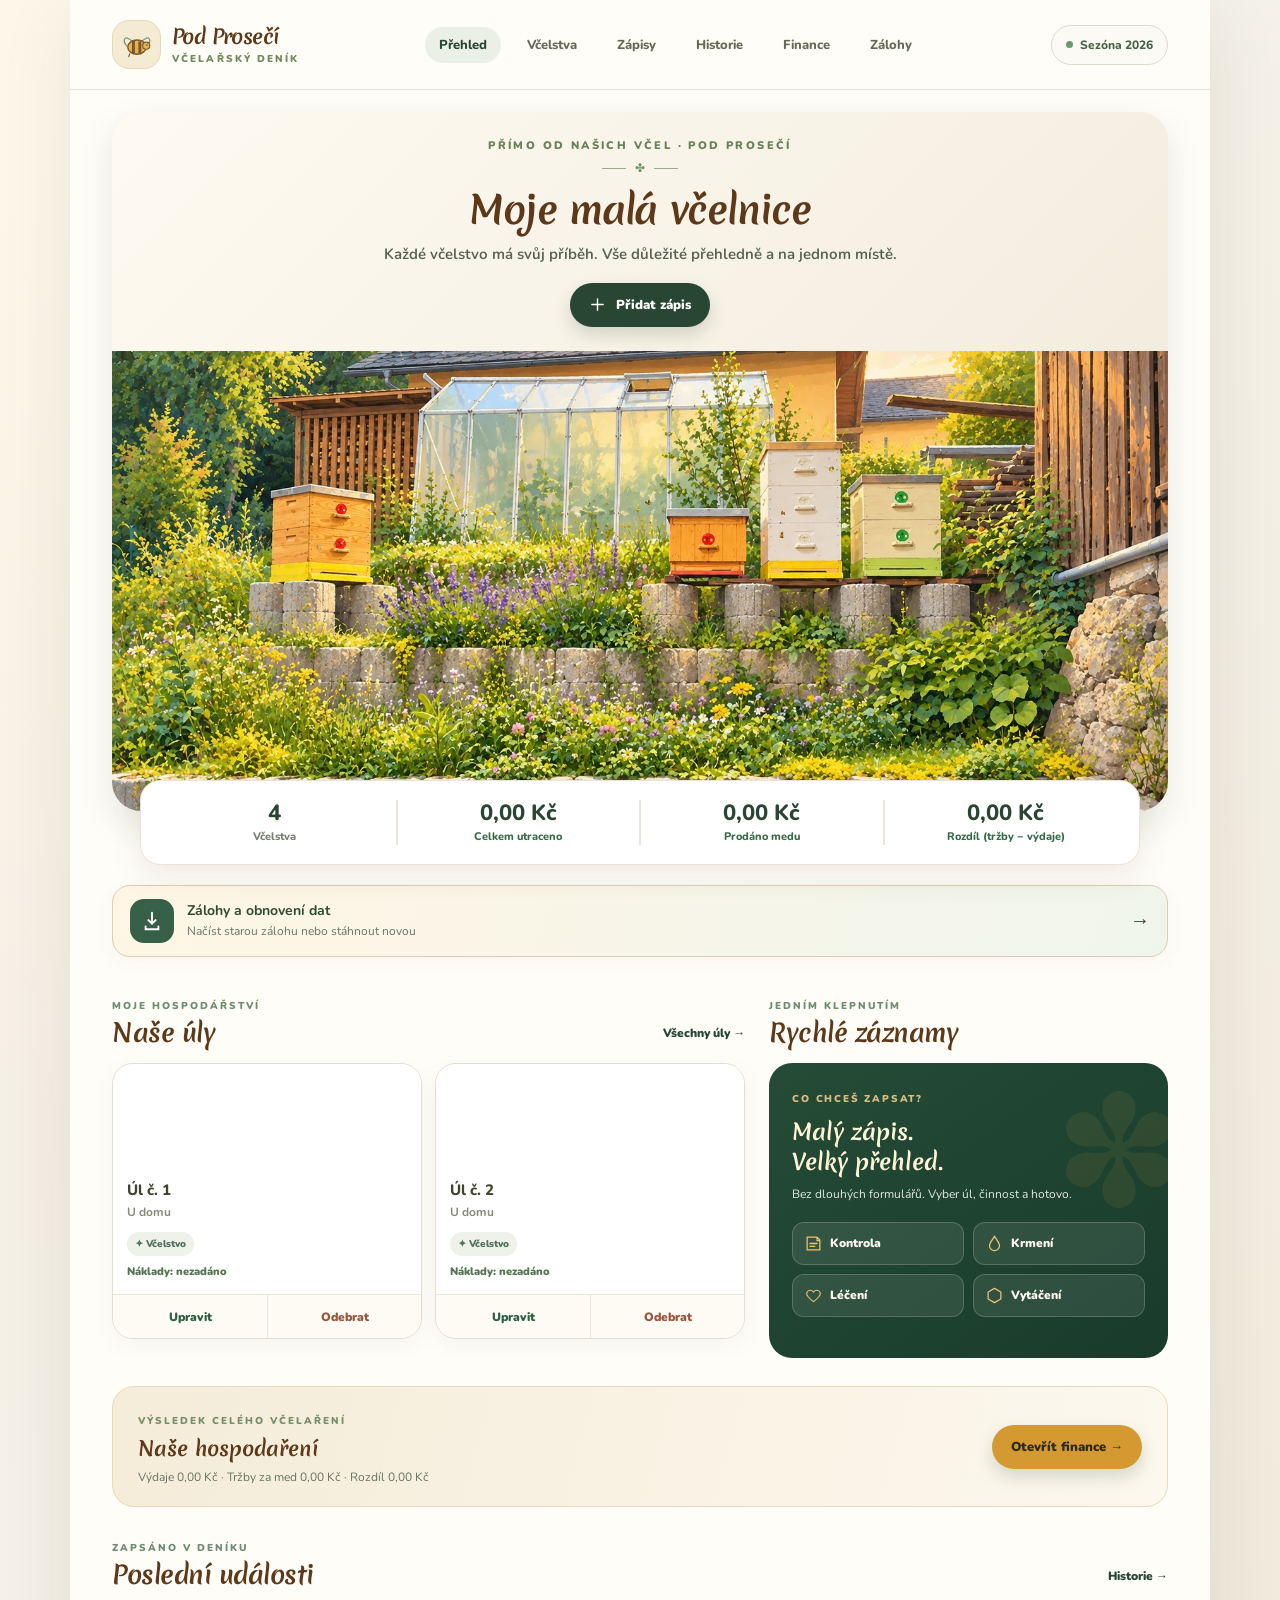
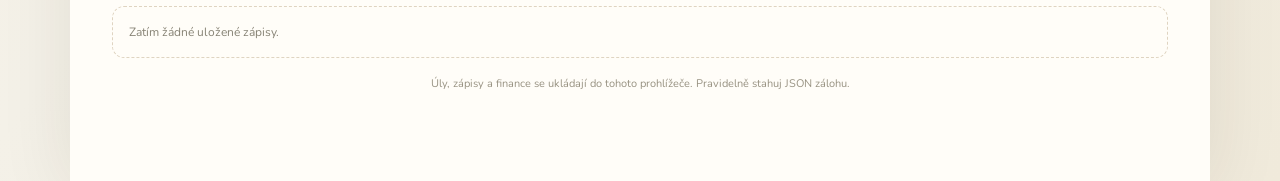
<file: index.html>
<!doctype html>
<html lang="cs">
<head>
<meta charset="utf-8" />
<meta name="viewport" content="width=device-width,initial-scale=1,viewport-fit=cover" />
<meta name="theme-color" content="#294633" />
<meta name="apple-mobile-web-app-capable" content="yes" />
<meta name="apple-mobile-web-app-status-bar-style" content="default" />
<meta name="apple-mobile-web-app-title" content="Včelařský deník" />
<link rel="icon" href="assets/icons/icon.svg" type="image/svg+xml" />
<link rel="icon" href="assets/icons/favicon-32.png" type="image/png" sizes="32x32" />
<link rel="apple-touch-icon" href="assets/icons/apple-touch-icon.png" sizes="180x180" />
<link rel="manifest" href="manifest.webmanifest" />
<title>Včelařský deník • Pod Prosečí</title>
<link href="https://fonts.googleapis.com/css2?family=Merienda:wght@500;600;700&family=Nunito:wght@400;500;600;700;800;900&display=swap&subset=latin-ext" rel="stylesheet">
<link rel="stylesheet" href="css/style.css">
</head>
<body>
<!-- Reusable vector symbols: independent of internet and bundled into this HTML prototype. -->
<svg style="position:absolute;width:0;height:0;overflow:hidden" aria-hidden="true" xmlns="http://www.w3.org/2000/svg">
 <symbol id="i-bee" viewBox="0 0 48 48"><path d="M18 20c-12-13-16-2-7 7M30 20c12-13 16-2 7 7" fill="#eff1dd" stroke="#8b9876" stroke-width="1.8"/><ellipse cx="24" cy="27" rx="13" ry="10" fill="#e4b24f" stroke="#795b2e" stroke-width="2"/><path d="M19 18v18M28 19v17" stroke="#77552f" stroke-width="4"/><circle cx="37" cy="25" r="5" fill="#e4b24f" stroke="#795b2e" stroke-width="1.6"/><circle cx="38" cy="24" r="1" fill="#3d3b2d"/><path d="M14 36l-2 5" stroke="#795b2e" stroke-width="1.5"/></symbol>
 <symbol id="i-hive" viewBox="0 0 150 130"><ellipse cx="74" cy="119" rx="65" ry="8" fill="#445d3e" opacity=".24"/><path d="M25 39L75 14l50 25-9 10H35z" fill="#617654"/><path d="M22 42q53-12 106 0l-8 14H30z" fill="#6f6044"/><path d="M35 51h80l-4 58H39z" fill="#ddae69" stroke="#8c643b" stroke-width="2"/><path d="M39 72h72M40 92h70" stroke="#966a3c" stroke-width="2" opacity=".65"/><path d="M55 52v56M95 52v56" stroke="#f2c88f" stroke-width="3" opacity=".5"/><rect x="62" y="82" width="27" height="10" rx="5" fill="#514633"/><path d="M28 112h96" stroke="#5c4d31" stroke-width="7" stroke-linecap="round"/><path d="M25 110v8M125 110v8" stroke="#52492e" stroke-width="4"/></symbol>
 <symbol id="i-note" viewBox="0 0 24 24"><path d="M7 3h10l4 4v14H3V3h4m10 0v5h4M7 12h10M7 16h7" fill="none" stroke="currentColor" stroke-linecap="round" stroke-linejoin="round" stroke-width="1.8"/></symbol>
 <symbol id="i-plus" viewBox="0 0 24 24"><path d="M12 4v16M4 12h16" stroke="currentColor" stroke-width="2" stroke-linecap="round"/></symbol>
 <symbol id="i-house" viewBox="0 0 24 24"><path d="M3 11 12 4l9 7v9H3zM9 20v-6h6v6" fill="none" stroke="currentColor" stroke-linejoin="round" stroke-width="1.8"/></symbol>
 <symbol id="i-hex" viewBox="0 0 24 24"><path d="m12 2 9 5v10l-9 5-9-5V7z" fill="none" stroke="currentColor" stroke-linejoin="round" stroke-width="1.8"/></symbol>
 <symbol id="i-book" viewBox="0 0 24 24"><path d="M4 4h14a2 2 0 0 1 2 2v15H6a3 3 0 0 1-3-3V5a1 1 0 0 1 1-1zm2 0v17m4-12h6m-6 4h6" fill="none" stroke="currentColor" stroke-linecap="round" stroke-width="1.8"/></symbol>
 <symbol id="i-drop" viewBox="0 0 24 24"><path d="M12 2C9 7 5 11 5 15a7 7 0 0 0 14 0c0-4-4-8-7-13z" fill="none" stroke="currentColor" stroke-width="1.8"/></symbol>
 <symbol id="i-check" viewBox="0 0 24 24"><path d="m4 13 5 5L20 6" fill="none" stroke="currentColor" stroke-linecap="round" stroke-width="2"/></symbol>
 <symbol id="i-heart" viewBox="0 0 24 24"><path d="M20.8 6.7C18 3 13.6 4.5 12 7 10.4 4.5 6 3 3.2 6.7c-3 4.7 3 9.3 8.8 14 5.8-4.7 11.8-9.3 8.8-14z" fill="none" stroke="currentColor" stroke-width="1.5"/></symbol>
</svg>
<div class="app">
<header class="topbar">
 <div class="branding"><div class="brandmark"><svg style="width:34px;height:34px"><use href="#i-bee"/></svg></div><div><div class="brandtitle">Pod Prosečí</div><div class="brandsub">VČELAŘSKÝ DENÍK</div></div></div>
 <div class="toplinks"><button data-page="home" class="active">Přehled</button><button data-page="hives">Včelstva</button><button data-page="record">Zápisy</button><button data-page="history">Historie</button><button data-page="costs">Finance</button><button data-page="backups">Zálohy</button></div>
 <div class="season">Sezóna 2026</div>
</header>
<main>
 <section id="page-home" class="page active">
  <div class="hero">
   <img class="hero-art" src="assets/vcelnice.webp" alt="Kreslený pohled na včelnici se skleníkem a úly" />
   <div class="hero-copy"><div class="eyebrow">Přímo od našich včel · Pod Prosečí</div><div class="decor" style="margin-top:13px">✤</div><h1 class="hero-title"><span>Moje malá</span> <span>včelnice</span></h1><p>Každé včelstvo má svůj příběh. Vše důležité přehledně a na jednom místě.</p><button class="btn" data-action="record"><svg><use href="#i-plus"/></svg> Přidat zápis</button></div>
  </div>
  <div class="stats finance-stats"><div class="stat"><strong id="hive-count-stat">4</strong><small>Včelstva</small></div><button type="button" class="stat stat-action" data-page="costs"><strong id="stats-cost-total">0 Kč</strong><small>Celkem utraceno</small></button><button type="button" class="stat stat-action" data-page="costs"><strong id="stats-sales-total">0 Kč</strong><small>Prodáno medu</small></button><button type="button" class="stat stat-action" data-page="costs"><strong id="stats-net-total">0 Kč</strong><small>Rozdíl (tržby − výdaje)</small></button></div>
  <button class="backup-shortcut" type="button" data-page="backups" aria-label="Otevřít zálohování a obnovení dat">
    <span class="backup-shortcut-icon"><svg viewBox="0 0 24 24" width="22" height="22" aria-hidden="true"><path d="M12 3v12m-4-4 4 4 4-4M5 18v3h14v-3" stroke="currentColor" stroke-width="2" stroke-linecap="round" fill="none"/></svg></span>
    <span><strong>Zálohy a obnovení dat</strong><small>Načíst starou zálohu nebo stáhnout novou</small></span><span class="backup-arrow" aria-hidden="true">→</span>
  </button>
  <div class="homegrid">
   <div><div class="heading"><div><div class="overline">Moje hospodářství</div><h2>Naše úly</h2></div><button class="subtle-link" data-page="hives">Všechny úly →</button></div><div class="hives" id="home-hives"></div></div>
   <div><div class="heading"><div><div class="overline">Jedním klepnutím</div><h2>Rychlé záznamy</h2></div></div><aside class="aside"><small>CO CHCEŠ ZAPSAT?</small><h2>Malý zápis.<br>Velký přehled.</h2><p>Bez dlouhých formulářů. Vyber úl, činnost a hotovo.</p><div class="quickrow"><button data-type="Kontrola"><svg><use href="#i-note"/></svg> Kontrola</button><button data-type="Krmení"><svg><use href="#i-drop"/></svg> Krmení</button><button data-type="Léčení"><svg><use href="#i-heart"/></svg> Léčení</button><button data-type="Vytáčení"><svg><use href="#i-hex"/></svg> Vytáčení</button></div></aside></div>
  </div>
  <div class="cost-feature"><div><span class="overline">Výsledek celého včelaření</span><h2>Naše hospodaření</h2><p id="home-cost-summary">Počítáme výdaje a prodaný med.</p></div><button class="btn amber" data-page="costs">Otevřít finance →</button></div>
  <div class="heading"><div><div class="overline">Zapsáno v deníku</div><h2>Poslední události</h2></div><button class="subtle-link" data-page="history">Historie →</button></div><div id="mini-history"></div>
  <div class="footnote">Úly, zápisy a finance se ukládají do tohoto prohlížeče. Pravidelně stahuj JSON zálohu.</div>
 </section>
 <section id="page-hives" class="page">
 <div class="secondary-top hive-management-head">
  <div><div class="eyebrow">Naše včelnice</div><h1>Moje včelstva</h1><p id="hives-heading-summary">Seznam úlů</p></div>
  <button id="add-hive-button" class="btn" type="button"><svg><use href="#i-plus"/></svg> Přidat úl</button>
 </div>
 <div class="hive-editor" id="hive-editor" hidden>
  <div class="eyebrow">Správa včelnice</div><h2 id="hive-form-title">Nový úl</h2>
  <form id="hive-form"><label for="hive-name">Název úlu</label><input id="hive-name" type="text" maxlength="70" placeholder="Např. Úl č. 5" required autocomplete="off">
   <label for="hive-place">Stanoviště</label><input id="hive-place" type="text" maxlength="70" placeholder="Např. U domu nebo Lučany" required autocomplete="off">
   <p class="cost-notice" id="hive-form-message" role="status"></p>
   <div class="hive-form-actions"><button class="btn" type="submit">Uložit úl</button><button class="btn ghost" type="button" id="hive-cancel">Zrušit</button></div>
  </form>
 </div>
 <div class="list-hives" id="all-hives"></div>
 <div class="hive-archived"><h2>Odebrané úly</h2><p>Úly se pouze vyřadí z aktivního seznamu. Jejich výdaje a zápisy se nikdy nemažou a úl lze obnovit.</p><div id="archived-hives"></div></div>
</section>
 <section id="page-record" class="page"><div class="secondary-top"><div><div class="eyebrow">Zápis bez zdržování</div><h1>Co je u včel nového?</h1><p>Stačí několik klepnutí a je hotovo.</p></div></div><div class="contentsection"><div class="labeltitle">01 · Vyber činnost</div><div class="records" id="types"></div><div class="labeltitle">02 · Vyber včelstvo</div><div class="pilllist" id="hiveselect"></div><div class="recbox" id="record-fields"><label>Stav včelstva</label><div class="choice" id="statusselect"><button class="selected" data-status="V pořádku">✓ V pořádku</button><button data-status="Sledovat">Sledovat</button><button data-status="Problém">Problém</button></div><div id="quantity-wrap" style="display:none;margin-top:14px"><label for="quantity">Množství (kg)</label><input id="quantity" type="number" step="0.1" min="0" inputmode="decimal" placeholder="Např. 3" style="display:block;margin-top:9px;padding:11px;width:100%;border-radius:11px;border:1px solid #e8dfd1;background:white"></div><div style="margin-top:18px"><label for="recnote">Poznámka (nepovinné)</label><textarea id="recnote" placeholder="Jen pokud chceš něco doplnit…"></textarea></div></div><button class="btn savebutton" id="save"><svg><use href="#i-check"/></svg> Uložit záznam</button><div id="toast" class="toast" role="status"></div><span class="preview-note">Zápis se uloží do tohoto prohlížeče a do JSON zálohy.</span></div></section>
 <section id="page-history" class="page"><div class="secondary-top"><div><div class="eyebrow">Vzpomínky z včelnice</div><h1>Historie zápisů</h1><p>Bez hledání v mnoha záložkách.</p></div></div><div class="contentsection" id="history-list"></div></section>
 <section id="page-costs" class="page">
  <div class="secondary-top cost-banner"><div><div class="eyebrow">Pod Prosečí · finanční deník</div><h1>Výdaje a prodej medu</h1><p>Kolik stálo včelaření a kolik se prodejem vrátilo.</p></div><svg class="cost-decoration" aria-hidden="true"><use href="#i-hex"/></svg></div>
  <div class="finance-summary">
   <div class="finance-tile"><small>Utraceno celkem</small><strong id="cost-total">0 Kč</strong><span id="cost-count">Žádné výdaje</span></div>
   <div class="finance-tile"><small>Prodáno medu celkem</small><strong id="sales-total">0 Kč</strong><span id="sales-count">Žádné prodeje</span></div>
   <div class="finance-tile result-tile"><small>Výsledek za celou dobu</small><strong id="net-total">0 Kč</strong><span>Tržby mínus výdaje, bez hodnoty zásob</span></div>
  </div>
  <div class="heading"><div><div class="overline">Přehled investic</div><h2>Náklady podle úlu</h2></div></div>
  <p class="fin-help">Společné výdaje (například medomet nebo sklenice) se počítají do celkových nákladů, ale nepřidělují se uměle konkrétním úlům.</p>
  <div class="cost-by-hive" id="cost-by-hive"></div>
  <div class="cost-layout">
   <section class="cost-panel"><div class="eyebrow">Zápis nákupu</div><h2>Nový výdaj</h2>
     <form id="cost-form">
       <label for="cost-hive">Úl / společný náklad</label><select id="cost-hive" required></select>
       <label for="cost-category">Za co?</label><select id="cost-category"><option>Úl a nástavky</option><option>Rámky a mezistěny</option><option>Krmení</option><option>Léčení</option><option>Medobraní a vybavení</option><option>Sklenice, víčka a etikety</option><option>Jiné</option></select>
       <label for="cost-amount">Cena celkem (Kč)</label><div class="money-input"><input id="cost-amount" type="number" min="0.01" step="0.01" inputmode="decimal" required placeholder="Např. 850"><strong>Kč</strong></div>
       <label for="cost-date">Datum</label><input id="cost-date" type="date" required>
       <label for="cost-note">Poznámka <span>(nepovinné)</span></label><input id="cost-note" maxlength="140" placeholder="Např. nové nástavky">
       <button class="btn savebutton" type="submit">+ Uložit výdaj</button>
     </form><p id="cost-message" class="cost-notice" role="status" aria-live="polite"></p>
   </section>
   <section class="cost-panel"><div class="eyebrow">Tržba z medu</div><h2>Prodaný med</h2>
     <form id="sale-form">
       <div class="fin-row"><div><label for="sale-count">Počet sklenic</label><input id="sale-count" type="number" min="1" step="1" inputmode="numeric" value="1" required></div><div><label for="sale-price">Cena za kus (Kč)</label><input id="sale-price" type="number" min="0.01" step="0.01" inputmode="decimal" placeholder="220" required></div></div>
       <label for="sale-date">Datum prodeje</label><input id="sale-date" type="date" required>
       <label for="sale-note">Poznámka <span>(nepovinné)</span></label><input id="sale-note" maxlength="140" placeholder="Např. 3× květový med 950 g">
       <div class="fin-preview">Celkem za prodej: <strong id="sale-preview">0 Kč</strong></div>
       <button class="btn savebutton" type="submit">+ Uložit prodej</button>
     </form><p id="sale-message" class="cost-notice" role="status" aria-live="polite"></p>
   </section>
  </div>
  <div class="cost-layout finance-history">
   <section class="cost-panel"><div class="eyebrow">Přehled výdajů</div><h2>Výdaje</h2><div class="cost-entries" id="cost-entries"></div></section>
   <section class="cost-panel"><div class="eyebrow">Přehled tržeb</div><h2>Prodeje medu</h2><div class="cost-entries" id="sale-entries"></div></section>
  </div>
  <div class="finance-backup-link"><div><strong>Potřebuješ obnovit data?</strong><p>Zálohy jsou nyní v samostatné záložce.</p></div><button type="button" class="btn" data-page="backups">Otevřít zálohy →</button></div>
 </section>
<section id="page-backups" class="page">
  <div class="secondary-top backup-page-heading"><div><div class="eyebrow">Zachování tvých záznamů</div><h1>Zálohy a obnovení</h1><p>Ulož si úly, záznamy i finance nebo obnov starší zálohu.</p></div></div>
  <div class="backup-main">
   <section class="backup-action-card">
    <div class="backup-number">01</div>
    <div class="eyebrow">Načtení dat</div>
    <h2>Obnovit ze zálohy</h2>
    <p>Vyber soubor <strong>.json</strong> z této verze (kompletní obnova), z verzí 5.2/5.3 nebo ze starého deníku 4.8.x.</p>
    <label for="import-finance" class="backup-file-label">Vyber záložní soubor (JSON)</label>
    <input type="file" id="import-finance" class="backup-file-input" accept=".json,application/json" aria-describedby="backup-restore-help" />
    <p id="backup-restore-help" class="backup-limitation"><strong>Ze zálohy 5.3.3:</strong> úly, historie, výdaje a med. <strong>Ze starého 4.8.x:</strong> zatím jen výdaje a prodeje medu; ostatní staré záznamy se nepřenášejí. Původní soubor si ponech.</p>
    <p id="import-message" class="backup-result" role="status" aria-live="polite">Po výběru souboru se zobrazí potvrzení před změnou dat.</p>
   </section>
   <section class="backup-action-card backup-export-card">
    <div class="backup-number">02</div>
    <div class="eyebrow">Uložení dat</div>
    <h2>Stáhnout zálohu</h2>
    <p>Stáhni <strong>všechny úly, zápisy, výdaje a prodeje medu</strong> do souboru JSON. Později je můžeš znovu obnovit.</p>
    <button type="button" class="btn amber backup-export-button" id="export-finance">↓ Stáhnout celou zálohu (.json)</button>
    <p class="backup-limitation">Export zahrnuje údaje této verze. Data ze starého deníku 4.8.x, která dosud nebyla přenesena, v něm nejsou.</p>
   </section>
  </div>
  <div class="backup-reminder"><strong>Upozornění k prohlížeči</strong><p>Údaje se zatím ukládají místně. Pokud otevřeš aplikaci na jiné adrese, zařízení nebo promažeš data prohlížeče, nemusí se objevit. Proto si soubor JSON uchovej mimo zařízení.</p></div>
</section>
<section id="page-detail" class="page"><button class="back" data-page="hives">← Zpět k úlům</button><div class="secondary-top" style="margin-top:11px"><div><div class="eyebrow">Karta včelstva</div><h1 id="detail-name">Úl č. 1</h1><p id="detail-place">Stanoviště u domu</p></div></div><div class="detail"><h3>Rychlý přehled</h3><p class="detail-cost">Náklady evidované přímo na tomto úlu: <strong id="detail-cost-value">0 Kč</strong></p><button class="btn amber" data-page="costs">+ Zapsat výdaj na úl</button><p>Úl můžeš přejmenovat nebo přesunout na jiné stanoviště. Jeho finanční a pracovní záznamy zůstanou přiřazené.</p><button class="btn ghost" id="edit-detail-hive" type="button">Upravit název a stanoviště</button><button class="btn" data-action="record"><svg><use href="#i-plus"/></svg> Přidat zápis k úlu</button></div></section>
</main>
<nav class="bottomnav" aria-label="Hlavní navigace">
 <button data-page="home" class="selected"><svg><use href="#i-house"/></svg><span>Přehled</span></button>
 <button data-page="hives"><svg><use href="#i-hex"/></svg><span>Úly</span></button>
 <button data-page="record"><span class="navplus"><svg><use href="#i-plus"/></svg></span><span>Zápis</span></button>
 <button data-page="costs"><svg><use href="#i-hex"/></svg><span>Finance</span></button>
 <button data-page="backups"><svg viewBox="0 0 24 24" aria-hidden="true"><path d="M12 3v12m-4-4 4 4 4-4M5 18v3h14v-3" stroke="currentColor" stroke-width="1.8" stroke-linecap="round" stroke-linejoin="round" fill="none"/></svg><span>Zálohy</span></button>
</nav>
</div>
<script src="js/app.js"></script>
</body>
</html>
</file>
<file: css/style.css>
:root{--cream:#f7f1e4;--paper:#fffdf8;--ink:#292b23;--muted:#858477;--forest:#294633;--forest2:#385942;--olive:#71895f;--brown:#5d3819;--honey:#d49a31;--line:#e4dccd;--shadow:0 20px 52px rgba(72,55,29,.11)}
*{box-sizing:border-box}html{scroll-behavior:smooth}body{margin:0;color:var(--ink);font-family:Nunito,'Trebuchet MS',sans-serif;background:radial-gradient(ellipse at 12% 2%,#fff9ec 0,transparent 45%),linear-gradient(125deg,#f6eee1,#f4f1e8 48%,#f0eadb);min-height:100vh}button,textarea,select{font:inherit}button{cursor:pointer}.app{max-width:1140px;min-height:100vh;margin:0 auto;background:var(--paper);box-shadow:0 10px 70px rgba(49,38,15,.09)}
.topbar{height:90px;display:flex;align-items:center;justify-content:space-between;gap:14px;padding:0 42px;border-bottom:1px solid #eae3d7;background:rgba(255,253,248,.96)}.branding{display:flex;align-items:center;gap:11px}.brandmark{display:grid;place-items:center;width:49px;height:49px;background:#f5ebd3;border:1px solid #e6d7b7;border-radius:17px;flex-shrink:0}.brandtitle{font:700 20px/1.25 Merienda,Georgia,serif;color:var(--brown);letter-spacing:-.6px}.brandsub{font-weight:900;color:var(--olive);font-size:10px;letter-spacing:2.1px;margin-top:3px}.toplinks{display:flex;align-items:center;gap:12px}.toplinks button{background:none;border:0;color:#686859;font-weight:800;font-size:13px;padding:9px 14px;border-radius:25px}.toplinks button.active{color:var(--forest);background:#eaf0e6}.season{display:inline-flex;align-items:center;gap:7px;padding:11px 14px;border:1px solid #dedbcc;background:#fcfaf4;border-radius:30px;color:#496449;font-weight:800;font-size:12px}.season:before{content:'';width:7px;height:7px;background:#6e986e;border-radius:50%}
main{padding:22px 42px 90px}.page{display:none}.page.active{display:block}
.hero{position:relative;overflow:hidden;min-height:320px;border-radius:29px;background:#e8e5d1;isolation:isolate;box-shadow:0 13px 35px rgba(40,48,30,.11)}.hero-art{position:absolute;inset:0;width:100%;height:100%;object-fit:cover;object-position:center 52%;display:block}.brand-art{display:none}.hero:after{content:'';pointer-events:none;position:absolute;inset:0;background:linear-gradient(90deg,rgba(255,253,245,.96) 0%,rgba(255,253,245,.88) 32%,rgba(255,253,245,.34) 55%,transparent 82%)}.hero-copy{position:relative;z-index:2;display:flex;flex-direction:column;align-items:flex-start;padding:42px 40px;max-width:525px}.eyebrow{font-size:11px;letter-spacing:2.4px;text-transform:uppercase;font-weight:900;color:#6a825c}.decor{display:flex;gap:9px;align-items:center;color:#7c946d;font-size:12px}.decor:before,.decor:after{content:'';width:24px;height:1px;background:#9ba88b}.hero h1{font-family:Merienda,Georgia,serif;font-weight:700;color:var(--brown);font-size:clamp(30px,4.2vw,47px);line-height:1.3;letter-spacing:-1.1px;margin:13px 0 9px}.hero p{font-size:15px;color:#566251;line-height:1.55;margin:0 0 21px;max-width:315px;font-weight:650}.btn{display:inline-flex;align-items:center;justify-content:center;gap:10px;border:0;border-radius:40px;padding:13px 19px;background:var(--forest);color:white;font-weight:900;font-size:13px;box-shadow:0 8px 17px rgba(41,70,51,.18);transition:transform .15s,filter .15s}.btn:active{transform:scale(.98)}.btn svg{width:17px;height:17px}.btn.amber{background:var(--honey);color:#2f2b20}.ghost{background:#fffaf1;color:var(--forest);border:1px solid #dbdacb;box-shadow:none}
.stats{position:relative;z-index:3;max-width:720px;display:grid;grid-template-columns:repeat(3,1fr);margin:-31px 28px 0;background:#fff;border:1px solid #ebe3d5;box-shadow:0 11px 33px #382b1517;border-radius:20px;padding:19px 12px}.stat{text-align:center}.stat:not(:last-child){border-right:1px solid #ebe5d9}.stat strong{font:800 24px/1.2 Nunito,sans-serif;color:var(--forest);display:block}.stat small{font-size:11px;color:#777c6d;font-weight:800}
.heading{margin:34px 0 14px;display:flex;align-items:flex-end;justify-content:space-between;gap:12px}.heading .overline{font-size:10px;letter-spacing:2px;text-transform:uppercase;color:#6e8d70;font-weight:900}.heading h2{font:700 25px/1.3 Merienda,Georgia,serif;color:var(--brown);letter-spacing:-.5px;margin:4px 0 0}.subtle-link{border:0;background:none;font-size:12px;font-weight:900;color:var(--forest);padding:8px 0;white-space:nowrap}.homegrid{display:grid;grid-template-columns:1.35fr .85fr;gap:24px}.hives{display:grid;grid-template-columns:1fr 1fr;gap:13px}.hive{position:relative;border:1px solid #e8e0d2;border-radius:21px;overflow:hidden;background:#fff;display:flex;flex-direction:column;min-width:0;box-shadow:0 6px 25px rgba(47,47,34,.04);text-align:left;padding:0;color:inherit}.hive:hover{border-color:#c6cdb2}.hivepic{height:103px;position:relative;background:linear-gradient(175deg,#f2f0dc 10%,#e8f0e3 60%,#cedfcb);overflow:hidden}.hivepic.night{background:linear-gradient(175deg,#e2ede3,#d0dfce 60%,#afc3af)}.hivepic:after{content:'';position:absolute;width:135%;height:42px;left:-8%;bottom:-30px;border-radius:50%;background:#95b08a;filter:blur(7px)}.hivepic .art-icon{position:absolute;right:19px;bottom:6px;width:116px;height:88px;z-index:2;filter:drop-shadow(0 7px 4px #49634933)}.hivepic .flower{position:absolute;top:12px;left:20px;color:#768d68;opacity:.85}.hivecontent{padding:13px 14px 15px}.hivecontent h3{margin:0;color:#3f432f;font:800 15px Nunito,sans-serif}.hivecontent p{font-size:12px;color:#898a78;margin:4px 0 11px;font-weight:700}.tinylabel{display:inline-flex;gap:5px;align-items:center;padding:5px 8px;border-radius:20px;background:#eef2e9;color:#54735d;font-size:10px;font-weight:900}.tinylabel.amber{background:#fff1d6;color:#936b2f}.dots{letter-spacing:2px;color:#9eae85}.aside{border-radius:23px;background:linear-gradient(145deg,#254b36,#193b2c);padding:23px 23px 18px;min-height:295px;color:white;overflow:hidden;position:relative}.aside:after{content:'✽';position:absolute;right:-16px;top:15px;font-size:155px;color:#d4a83c18;line-height:1;pointer-events:none}.aside small{font-size:10px;letter-spacing:1.8px;color:#d8be82;font-weight:900}.aside h2{font:700 22px/1.35 Merienda,Georgia,serif;margin:10px 0 7px;color:#fff5d7}.aside p{font-size:12px;line-height:1.5;color:#dfebde;margin:0 0 19px}.quickrow{display:grid;grid-template-columns:1fr 1fr;gap:9px;position:relative;z-index:1}.quickrow button{background:#ffffff16;border:1px solid #ffffff30;color:#fff9ec;border-radius:12px;text-align:left;padding:12px;font-size:12px;font-weight:900;display:flex;align-items:center;gap:8px}.quickrow svg{width:17px;height:17px;color:#e9c36f}.quickrow button:hover{background:#ffffff25}.history-row{display:flex;align-items:center;gap:13px;padding:14px 16px;background:white;border:1px solid #ede5d9;border-radius:17px;margin:9px 0}.history-row .circle{width:38px;height:38px;border-radius:13px;display:grid;place-items:center;background:#f2e8d1;color:var(--brown);font-size:17px}.history-row .circle.green{background:#e8f0e2;color:#315c42}.history-row strong{font-size:13px}.history-row small{display:block;color:#8a887b;font-size:11px;margin-top:3px}.history-row .date{font-size:10px;color:#998a76;margin-left:auto;white-space:nowrap}.footnote{margin-top:18px;font-size:11px;color:#989282;text-align:center}
/* secondary screens */
.secondary-top{position:relative;overflow:hidden;background:linear-gradient(110deg,#f5ebd8,#dfe8da);border-radius:24px;padding:29px;display:flex;align-items:center;justify-content:space-between;min-height:140px}.secondary-top:after{content:'❀';position:absolute;color:#97aa922c;font-size:170px;right:18px;top:-42px;pointer-events:none}.secondary-top h1{position:relative;z-index:1;margin:7px 0 4px;color:var(--brown);font:700 30px/1.4 Merienda,Georgia,serif}.secondary-top p{position:relative;margin:0;font-size:13px;color:#647461;font-weight:700}.contentsection{max-width:760px;margin:24px auto}.records{display:grid;grid-template-columns:repeat(2,1fr);gap:12px}.labeltitle{font-size:11px;font-weight:900;letter-spacing:1px;color:#77856c;text-transform:uppercase;margin:23px 0 10px}.type{background:#fff;border:2px solid #ece4d7;border-radius:15px;padding:14px;font-weight:850;color:#3b3f33;display:flex;align-items:center;gap:11px;min-height:59px}.type.selected{background:#f7f0dc;border-color:var(--honey);color:var(--brown)}.type svg{color:#8b9c80;width:19px;height:19px}.pilllist{display:flex;gap:8px;flex-wrap:wrap}.pilllist button{padding:10px 14px;border-radius:30px;border:1px solid #dedbcc;background:#fff;color:#61675b;font-size:12px;font-weight:850}.pilllist button.selected{background:var(--forest);border-color:var(--forest);color:#fff}.recbox{background:#fff;border:1px solid #e8dfd1;border-radius:20px;padding:20px;margin-top:17px}.recbox label{font-size:12px;color:#657266;font-weight:900}.recbox .choice{display:flex;gap:8px;margin-top:10px;flex-wrap:wrap}.recbox .choice button{flex:1;background:#f8f6ef;border:1px solid #e7e2d7;border-radius:10px;padding:12px 8px;color:#596451;font-size:12px;font-weight:800}.recbox .choice button.selected{background:#e2ebd8;border-color:#9ba987;color:#2d5837}.recbox textarea{width:100%;resize:vertical;margin-top:9px;border:1px solid #e6dfd2;border-radius:12px;padding:13px;min-height:70px;background:#fffefa;outline-color:#8bab8a}.savebutton{width:100%;padding:16px;margin-top:19px}.toast{margin-top:14px;display:none;background:#e5f2e4;border:1px solid #b9d4b4;border-radius:12px;padding:12px;color:#31583a;font-weight:800;font-size:12px}.preview-note{display:block;margin-top:12px;text-align:center;font-size:11px;color:#999185}.list-hives{display:grid;grid-template-columns:1fr 1fr;gap:12px;margin-top:22px}.list-hives .hivepic{height:145px}.list-hives .hivepic .art-icon{width:150px;height:115px}.list-hives .hivecontent{padding:18px}.detail{background:#fff;border:1px solid #e8dfd1;border-radius:19px;margin-top:12px;padding:18px}.detail h3{color:var(--brown);font-family:Merienda,Georgia,serif;font-size:17px}.detail p{font-size:13px;color:#73796b}.back{border:0;background:transparent;color:var(--forest);font-weight:900;padding:6px 0}.bottomnav{display:none}.mobile-cta{display:none}
@media(max-width:800px){.topbar{height:76px;padding:0 21px}.toplinks{display:none}main{padding:14px 20px 90px}.homegrid{grid-template-columns:1fr}.aside{min-height:0}.hero-copy{padding:29px}.hero{min-height:290px}.hero-copy{max-width:355px}.hero:after{background:linear-gradient(90deg,rgba(255,253,245,.97) 0%,rgba(255,253,245,.86) 56%,rgba(255,253,245,.17) 100%)}.stats{max-width:570px}}
@media(max-width:520px){body{background:var(--paper)}.app{box-shadow:none}.topbar{height:73px;padding:0 17px}.brandmark{height:42px;width:42px;border-radius:14px}.brandtitle{font-size:15.5px}.brandsub{font-size:8px;letter-spacing:1.35px}.season{font-size:10px;padding:8px 9px}.season:before{width:5px;height:5px}main{padding:11px 13px 110px}.hero{min-height:250px;border-radius:21px}.hero-art{object-position:56%}.hero:after{background:linear-gradient(90deg,rgba(255,253,245,.96) 0%,rgba(255,253,245,.87) 48%,rgba(255,253,245,.02) 100%)}.hero-copy{padding:23px 21px 28px;max-width:250px}.eyebrow{font-size:8.5px;letter-spacing:1.35px}.hero h1{font-size:26px;line-height:1.32;margin:13px 0 9px}.hero p{font-size:11px;max-width:208px;line-height:1.5;margin-bottom:15px}.hero .btn{font-size:11px;padding:11px 14px}.stats{border-radius:17px;margin:-23px 12px 0;padding:13px 3px}.stat strong{font-size:21px}.stat small{font-size:10px}.heading{margin:25px 0 11px}.heading h2{font-size:21px}.heading .overline{font-size:9px}.hives{gap:10px}.hive{border-radius:16px}.hivepic{height:90px}.hivepic .art-icon{width:108px;height:79px;right:4px;bottom:2px}.hivecontent{padding:11px}.hivecontent h3{font-size:13px}.hivecontent p{font-size:10px}.tinylabel{font-size:9px;padding:5px 7px}.aside{border-radius:20px;padding:20px}.aside h2{font-size:21px}.bottomnav{position:fixed;z-index:20;bottom:0;left:0;right:0;display:grid;grid-template-columns:repeat(4,1fr);align-items:center;background:#fffdf8;border-top:1px solid #e6dfd3;box-shadow:0 -8px 28px rgba(51,44,29,.06);height:77px;padding-bottom:env(safe-area-inset-bottom)}.bottomnav button{border:0;background:transparent;color:#898a7a;display:flex;flex-direction:column;gap:4px;align-items:center;font-size:10px;font-weight:900;padding:5px}.bottomnav button.selected{color:var(--forest)}.bottomnav svg{width:20px;height:20px;stroke-width:1.9}.bottomnav .navplus{display:grid;place-items:center;border-radius:14px;background:var(--forest);color:white;width:40px;height:40px;margin-top:-18px;box-shadow:0 6px 14px #29463355}.bottomnav button.selected .navplus{background:var(--honey);color:var(--forest)}.secondary-top{padding:22px;border-radius:20px;min-height:130px}.secondary-top h1{font-size:25px}.secondary-top p{font-size:11px}.records{gap:8px}.type{padding:11px;min-height:57px;font-size:12px}.pilllist button{padding:9px 11px;font-size:11px}.recbox{padding:15px}.list-hives{gap:9px}.list-hives .hivepic{height:100px}.list-hives .hivepic .art-icon{width:110px;height:86px}.list-hives .hivecontent{padding:12px}.contentsection{margin:17px 0}.footnote{font-size:10px}}
@media(prefers-reduced-motion:reduce){*{scroll-behavior:auto!important;transition:none!important}}

/* v5.1: nadpis je mimo fotografii, aby žádný úl nebyl zakrytý */
.hero{display:flex;flex-direction:column-reverse;min-height:0;background:#f6f0e3}
.hero-art{position:relative;inset:auto;display:block;width:100%;height:clamp(300px,39vw,460px);object-fit:cover;object-position:center 51%;flex-shrink:0}
.hero:after{display:none}
.hero-copy{position:relative;z-index:1;width:100%;max-width:none;align-items:center;text-align:center;padding:26px 28px 24px;background:linear-gradient(135deg,#fffaf1,#f2eddf)}
.hero h1{font-size:clamp(27px,3.4vw,38px);line-height:1.35;margin:8px 0}
.hero h1 br{display:none}
.hero p{max-width:570px;margin:0 0 16px}
.hero .decor{margin-top:7px!important}
@media(max-width:800px){
 .hero{min-height:0}
 .hero-copy{max-width:none;padding:22px 22px 20px}
 .hero:after{display:none}
 .hero-art{height:auto;aspect-ratio:1672/941;object-fit:contain}
}
@media(max-width:520px){
 .hero{min-height:0}
 .hero-copy{max-width:none;padding:18px 13px 18px}
 .hero h1{font-size:25px;line-height:1.3;margin:8px 0}
 .hero p{font-size:12px;max-width:320px;margin:0 0 13px}
 .hero .btn{font-size:12px;padding:11px 17px}
 .hero-art{height:auto;aspect-ratio:1672/941;object-fit:contain;object-position:center}
 .hero:after{display:none}
 .stats{margin:-12px 12px 0}
}

/* v5.2: better title spacing and transparent cost overview */
.hero-title{display:flex;align-items:center;justify-content:center;flex-wrap:wrap;gap:.32em}
.stats{grid-template-columns:repeat(4,minmax(0,1fr));max-width:920px}
.stat-action{appearance:none;display:block;width:100%;background:#fff;border:0;color:inherit;text-align:center;padding:0 8px;cursor:pointer;border-left:1px solid #ebe5d9}
.stat-action strong{font-size:clamp(16px,2.2vw,23px)}.stat-action small{color:#386949}
.stat-action:hover strong,.stat-action:focus-visible strong{color:#a8741c}
.cost-feature{margin:28px 0 16px;display:flex;align-items:center;justify-content:space-between;gap:18px;padding:21px 25px;background:linear-gradient(105deg,#f5ecd9,#fcf8ee);border:1px solid #e9d9b8;border-radius:22px}
.cost-feature .overline{font-size:10px;font-weight:900;letter-spacing:2px;text-transform:uppercase;color:#769069}
.cost-feature h2{font:700 20px/1.5 Merienda,Georgia,serif;color:var(--brown);margin:4px 0 5px}
.cost-feature p{font-size:12px;color:#697465;margin:0}.cost-feature .btn{flex-shrink:0}
.cost-banner{background:linear-gradient(120deg,#f6edda,#e4eddd)}.cost-decoration{width:88px;height:88px;color:#a1b39b;opacity:.22}
.cost-summary{margin-top:20px;border-radius:24px;background:linear-gradient(130deg,#224532,#3d644a);padding:23px 25px;display:flex;justify-content:space-between;color:white;align-items:center;overflow:hidden;box-shadow:0 11px 32px #1e38281a}
.cost-summary span{font-weight:800;font-size:12px;letter-spacing:.08em;text-transform:uppercase;color:#d2dfc9;display:block}
.cost-summary strong{display:block;font-size:clamp(30px,4vw,41px);font-weight:900;margin:7px 0;letter-spacing:-1px}
.cost-summary small{color:#c9d8c7;font-size:12px}.cost-summary-art svg{width:115px;height:112px;opacity:.62}
.cost-by-hive{display:grid;grid-template-columns:repeat(4,minmax(0,1fr));gap:12px}
.cost-hive-item{border:1px solid #e8dfd0;background:#fff;border-radius:18px;text-align:left;padding:16px 12px;color:var(--brown);cursor:pointer}
.cost-hive-item:hover{border-color:#d2b36f}.cost-hive-item .cost-hive-icon{color:#b18738;margin-bottom:6px}.cost-hive-item strong{display:block;margin-top:7px;font-weight:900;font-size:19px;color:var(--forest)}.cost-hive-item b{display:block;font-size:12px}.cost-hive-item small{color:#807968;font-size:11px}
.hivecost{display:block;font-size:11px;color:#567454;font-weight:900;margin-top:8px}
.cost-layout{display:grid;grid-template-columns:1fr 1fr;gap:18px;margin-top:27px}
.cost-panel{background:#fff;border:1px solid #e8dfd1;border-radius:23px;padding:22px;min-width:0}
.cost-panel h2{font:700 21px/1.4 Merienda,Georgia,serif;color:var(--brown);margin:7px 0 18px}
.cost-panel label{display:block;font-size:12px;font-weight:900;color:#5e755f;margin:14px 0 7px}.cost-panel label span{font-weight:600;color:#8b8e82}
.cost-panel input,.cost-panel select{width:100%;border:1px solid #dfd8cc;background:#fffdf9;border-radius:12px;color:#292b23;padding:13px 14px;font-size:15px;outline-color:#86a478}
.cost-panel .money-input{display:flex;align-items:center;gap:8px}.cost-panel .money-input input{flex:1;min-width:0}.money-input strong{color:var(--brown)}
.cost-panel .savebutton{margin-top:20px}.cost-notice{font-size:11px;line-height:1.5;color:#7b766a;margin:13px 0 0}
.cost-entries{display:grid;gap:8px}.cost-entry{display:flex;gap:9px;align-items:center;justify-content:space-between;padding:12px;border:1px solid #ede5d8;border-radius:14px;background:#fffdf9}
.cost-entry-main{min-width:0}.cost-entry b{display:block;font-size:12px;color:#465d46}.cost-entry small{display:block;font-size:11px;color:#7c8175;margin-top:3px;overflow-wrap:anywhere}
.cost-entry-right{text-align:right;flex-shrink:0}.cost-entry-right strong{color:var(--brown);font-size:13px;white-space:nowrap}
.cost-remove{display:block;margin-left:auto;padding:6px 2px;background:transparent;border:0;color:#a94e40;font-size:10px;font-weight:900}
.cost-empty{font-size:12px;color:#878375;line-height:1.5;padding:16px;border:1px dashed #dfd4c1;border-radius:12px}
.cost-export{border:0;background:transparent;color:var(--forest);font-weight:900;font-size:12px;margin-top:15px;padding:8px 0;text-align:left}
.detail-cost{padding:14px 17px;background:#f3ecd9;border-radius:14px;color:#53684c}.detail-cost strong{color:#2e5736}
@media(max-width:800px){.cost-by-hive{grid-template-columns:repeat(2,minmax(0,1fr))}.cost-layout{grid-template-columns:1fr}}
@media(max-width:520px){.hero-title{gap:.25em}.stats{grid-template-columns:repeat(2,minmax(0,1fr));margin:12px 6px 0;row-gap:14px}.stat{border-right:0!important}.stat:nth-child(odd){border-right:1px solid #ebe5d9!important}.stat-action{border-left:0}.stat-action strong{font-size:21px}.cost-feature{flex-direction:column;align-items:stretch;margin-top:22px;padding:17px;gap:12px}.cost-feature .btn{width:100%}.cost-summary{padding:19px}.cost-summary-art svg{width:73px;height:73px}.cost-by-hive{gap:9px}.cost-panel{padding:17px}.cost-entry{align-items:flex-start}}

/* Verze 5.3: společné finance, tržby a bilance */
.finance-stats{max-width:100%}.finance-stats .stat strong{font-size:clamp(15px,2.25vw,22px);overflow-wrap:anywhere}.finance-stats .stat small{display:block;line-height:1.35;margin-top:4px}
.finance-summary{margin-top:21px;display:grid;grid-template-columns:repeat(3,minmax(0,1fr));gap:12px}.finance-tile{border:1px solid #eadfce;background:#fff;border-radius:22px;padding:21px 18px;display:flex;flex-direction:column;gap:7px;box-shadow:0 9px 30px #392f2010}.finance-tile small{font-weight:900;color:#667c5d;font-size:11px;letter-spacing:.06em;text-transform:uppercase}.finance-tile strong{font-size:clamp(20px,2.6vw,34px);letter-spacing:-1px;color:#5d3819;overflow-wrap:anywhere}.finance-tile span{font-size:11px;color:#838477}.result-tile{background:linear-gradient(135deg,#254633,#41664b);border-color:#2e5239}.result-tile small,.result-tile span{color:#e0ead9}.result-tile strong{color:white}.result-tile.negative strong{color:#ffe1bd}.fin-help{font-size:12px;color:#747968;line-height:1.55;margin-top:-3px;margin-bottom:15px}.fin-row{display:grid;grid-template-columns:1fr 1fr;gap:12px}.fin-row label{margin-top:14px}.fin-preview{margin-top:17px;padding:13px;background:#f7efd9;border-radius:13px;display:flex;justify-content:space-between;gap:10px;font-size:13px;font-weight:850;color:#58644b}.fin-preview strong{font-size:17px;color:#33573a;white-space:nowrap}.fin-backup{margin:20px 0 12px;background:#f8f2e8;border:1px solid #e9dfce;border-radius:22px;padding:23px}.fin-backup h2{font:700 22px Merienda,Georgia,serif;color:#5d3819;margin:6px 0}.fin-backup p{font-size:12px;line-height:1.6;color:#646a5c}.fin-actions{display:flex;flex-wrap:wrap;gap:12px;align-items:center;margin-top:17px}.import-label{display:inline-flex;justify-content:center;align-items:center;background:#294633;color:white;border-radius:40px;padding:14px 19px;font-weight:900;font-size:13px;cursor:pointer}.fin-actions .btn{padding:13px 18px}.fin-import-info{font-weight:850;color:#416343}.stat-action.negative strong{color:#a24733}.finance-tile.result-tile.negative{background:linear-gradient(140deg,#633b31,#7b5140)}
@media(max-width:780px){.finance-summary{grid-template-columns:1fr}.finance-tile{padding:16px}.finance-tile strong{font-size:27px}.finance-stats{grid-template-columns:repeat(2,1fr)}.fin-actions{flex-direction:column;align-items:stretch}.fin-actions .btn,.import-label{width:100%}}
@media(max-width:430px){.fin-row{grid-template-columns:1fr 1fr;gap:8px}.finance-stats .stat strong{font-size:19px}}

/* 5.3.2 — skutečně dostupné zálohování, zejména na mobilu */
.backup-shortcut{display:flex;width:100%;align-items:center;gap:13px;border:1px solid #d9ceb3;background:linear-gradient(110deg,#fff6e5,#f0f5ec);text-align:left;border-radius:18px;padding:13px 17px;margin:20px 0 8px;color:#294633;box-shadow:0 5px 20px #5740190b;cursor:pointer}
.backup-shortcut-icon{display:grid;place-items:center;flex:0 0 44px;width:44px;height:44px;border-radius:14px;color:#fff;background:#376048}
.backup-shortcut strong{display:block;font-size:14px;color:#304b35}.backup-shortcut small{display:block;font-size:12px;color:#677567;line-height:1.4;margin-top:3px}.backup-arrow{margin-left:auto;font-weight:900;font-size:20px}
.backup-page-heading{background:linear-gradient(115deg,#f8e9c9,#e2eddb)}
.backup-main{display:grid;grid-template-columns:repeat(2,minmax(0,1fr));gap:20px;align-items:stretch;margin:22px 0 16px}
.backup-action-card{position:relative;background:#fff;border:1px solid #e4dbc9;border-radius:23px;padding:26px;box-shadow:0 9px 25px #44351809}
.backup-action-card .eyebrow{font-size:11px}.backup-number{position:absolute;top:16px;right:20px;color:#d4bc8e;font-size:30px;font-weight:900;opacity:.75}
.backup-action-card h2{font:700 23px/1.35 Merienda,Georgia,serif;color:#5d3819;margin:10px 0}
.backup-action-card>p{font-size:13px;line-height:1.6;color:#52614f}
.backup-file-label{display:block;font-weight:850;color:#294633;font-size:13px;margin:19px 0 9px}
.backup-file-input{display:block;width:100%;padding:12px;background:#f6f7f1;border:1px solid #cbd6c8;border-radius:14px;font-size:13px;color:#3f4b40;max-width:100%}
.backup-file-input::file-selector-button{font:800 13px Nunito,sans-serif;padding:10px 13px;border-radius:9px;background:#294633;color:#fff;border:0;margin-right:12px;cursor:pointer}
.backup-limitation{padding:12px 14px;border-radius:13px;background:#fbf3e2;color:#75613b!important;font-size:12px!important;margin-top:17px;line-height:1.5}
.backup-result{font-size:12px!important;color:#315d3a!important;font-weight:800;line-height:1.5;min-height:23px;overflow-wrap:anywhere}
.backup-export-card{background:#fcf8ee}
.backup-export-button{margin-top:15px;min-height:48px;width:100%;box-shadow:none}
.backup-reminder{padding:18px 21px;background:#edf3e9;border:1px solid #dce7d6;border-radius:18px;color:#2a5036}
.backup-reminder strong{font-size:14px}.backup-reminder p{font-size:12px;line-height:1.6;margin:5px 0 0}
.finance-backup-link{display:flex;align-items:center;justify-content:space-between;gap:14px;border:1px solid #e5dbc9;border-radius:17px;background:#f8f2e7;margin:20px 0;padding:17px 20px}
.finance-backup-link strong{color:#4b412c;font-size:14px}.finance-backup-link p{font-size:12px;color:#6e735f;margin:4px 0 0}
@media(max-width:800px){.backup-main{grid-template-columns:1fr}.finance-backup-link{flex-direction:column;align-items:stretch}.finance-backup-link .btn{width:100%}}
@media(max-width:520px){.bottomnav{grid-template-columns:repeat(5,minmax(0,1fr))}.bottomnav button{font-size:10px;min-width:0;padding:4px 1px}.backup-shortcut{margin-top:17px;padding:12px 10px;gap:10px}.backup-shortcut-icon{width:40px;height:40px;flex-basis:40px}.backup-shortcut strong{font-size:12px}.backup-shortcut small{font-size:10px}.backup-action-card{padding:19px 16px}.backup-action-card h2{font-size:19px}.backup-file-input::file-selector-button{font-size:12px}.backup-reminder{padding:15px}}

/* 5.3.3 – Správa úlů */
.hive-management-head{gap:12px}
.hive-management-head .btn{position:relative;z-index:2;flex-shrink:0}
.hive-editor{max-width:740px;margin:23px auto 10px;background:#fffaf0;border:1px solid #e4d5b7;box-shadow:0 9px 30px #392f2012;padding:24px;border-radius:23px}
.hive-editor[hidden]{display:none!important}
.hive-editor h2{font:700 24px/1.4 Merienda,Georgia,serif;color:var(--brown);margin:7px 0 16px}
.hive-editor label{display:block;font-size:13px;font-weight:900;color:#4b684d;margin:15px 0 7px}
.hive-editor input{display:block;width:100%;min-height:48px;border:1px solid #d8cfbc;border-radius:12px;background:white;color:#283329;padding:12px 14px;font:700 15px Nunito,system-ui,sans-serif}
.hive-form-actions{display:flex;gap:12px;flex-wrap:wrap;margin-top:16px}
.hive-wrap{min-width:0;border:1px solid #e5ddcf;border-radius:21px;background:white;overflow:hidden;box-shadow:0 7px 23px #3831250b}
.hive-wrap>.hive{width:100%;border:0;box-shadow:none;border-radius:0}
.hive-wrap>.hive:hover{border:0;box-shadow:none}
.hive-card-actions{display:flex;align-items:center;border-top:1px solid #ede5d7;background:#fefbf5}
.hive-card-actions button{width:50%;text-align:center;font-weight:900;font-size:12px;color:#2d6041;border:0;background:transparent;min-height:43px;padding:10px 5px}
.hive-card-actions button+button{border-left:1px solid #ede5d7}
.hive-card-actions .subdued-danger{color:#99563f}
.hive-card-actions button:hover,.hive-card-actions button:focus-visible{background:#f5efdf}
.hive-archived{margin:32px 0 10px;background:#f7f2e9;border:1px solid #e5ddcf;border-radius:22px;padding:19px 21px}
.hive-archived h2{font:700 21px/1.4 Merienda,Georgia,serif;margin:0 0 5px;color:#674525}
.hive-archived>p,.muted-archives{font-size:12px;line-height:1.55;color:#77786c;margin:0 0 12px}
.archive-item{display:flex;align-items:center;justify-content:space-between;gap:10px;background:white;border:1px solid #e4ddce;border-radius:13px;padding:10px 14px;margin-top:7px}
.archive-item span{min-width:0}.archive-item b{display:block;font-size:13px;color:#454c3a}.archive-item small{display:block;font-size:11px;color:#858377;margin-top:3px}
.archive-item button{border:1px solid #90ab8a;border-radius:20px;background:#eaf3e7;color:#315c42;padding:10px 13px;white-space:nowrap;font-weight:850;font-size:11px}
@media(max-width:700px){.hive-management-head{flex-direction:column;align-items:stretch}.hive-management-head .btn{align-self:stretch}.hive-editor{padding:18px}.hive-form-actions{display:grid;grid-template-columns:1fr 1fr}.hive-form-actions .btn{padding:13px 5px}}
</file>
